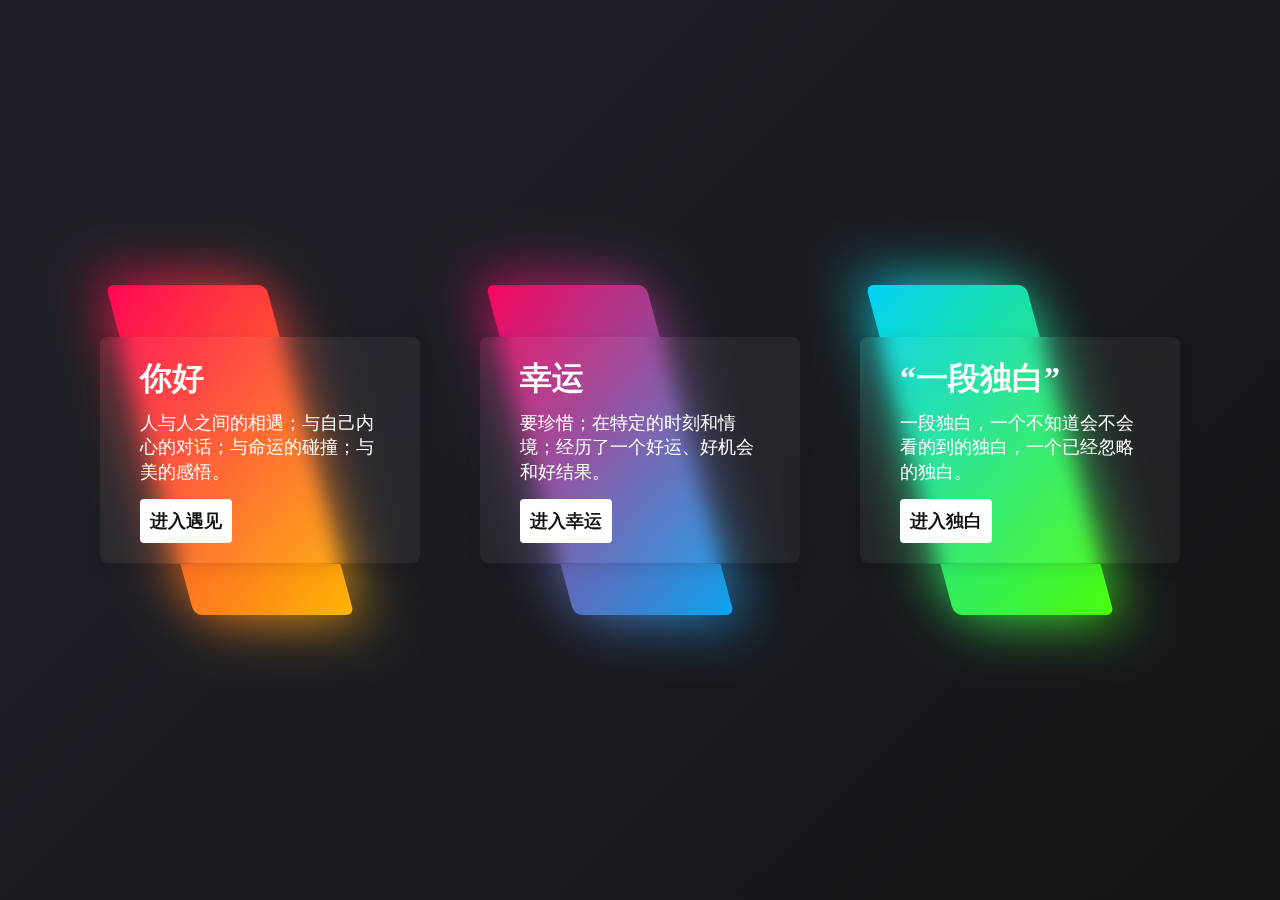
<file: index/index.html>
<!DOCTYPE html>
<html lang="en">
<head>
    <meta charset="UTF-8">
    <meta name="viewport" content="width=device-width, initial-scale=1.0">
    <title>“你好”“幸运”“独白”</title>
    <link rel="stylesheet" href="./css/style.css">
</head>
<body>
    <div class="container">
        <div class="box">
            <span></span>
            <div class="content">
                <h2>你好</h2>
                <p>人与人之间的相遇；与自己内心的对话；与命运的碰撞；与美的感悟。</p>
                <a href="https://shgmye.github.io/123/1/">进入遇见</a>
            </div>
        </div>

        <div class="box">
            <span></span>
            <div class="content">
              <h2>幸运</h2>
              <p>要珍惜；在特定的时刻和情境；经历了一个好运、好机会和好结果。</p>
              <a href="https://shgmye.github.io/123/2/">进入幸运</a>
            </div>
          </div>
          
          <div class="box">
            <span></span>
            <div class="content">
              <h2>“一段独白”</h2>
              <p>一段独白，一个不知道会不会看的到的独白，一个已经忽略的独白。</p>
              <a href="https://shgmye.github.io/123/3/">进入独白</a>
            </div>
          </div>

		
		
    </div>
</body>
</html>
</file>
<file: index/css/style.css>
*{
    margin: 0;
    padding: 0;
    box-sizing: border-box;
    font-family: consolas;
}

body{
    display: flex;
    justify-content: center;
    align-items: center;
    min-height: 100vh;
    background-color: #131417;
    background-image: linear-gradient(315deg, #131417 0%, #1e1f26 74%);
}

.container{
    display: flex;
    justify-content: center;
    align-items: center;
    flex-wrap: wrap;
    padding: 40px 0;
}

.box{
    position: relative;
    display: flex;
    width: 320px;
    height: 330px;
    justify-content: center;
    align-items: center;
    margin: 40px 30px;
    transition: 0.1s;
}

.content{
    position: relative;
    left: 0;
    padding: 20px 40px;
    color: #fff;
    background: rgba(255, 255, 255, 0.05);
    backdrop-filter: blur(10px);
    box-shadow: 0 5px 15px rgba(0, 0, 0, 0.1);
    border-radius: 8px;
    z-index: 1;
    transition: 0.5s;
}

.content h2{
    font-size: 2em;
    color: #fff;
    margin-bottom: 10px;
}

.content p{
    font-size: 1.1em;
    margin-bottom: 10px;
    line-height: 1.4em;
}

.content a{
    display: inline-block;
    font-size: 1.1em;
    color: #111;
    background: #fff;
    padding: 10px;
    border-radius: 4px;
    text-decoration: none;
    font-weight: 700;
    margin-top: 5px;
    transition: 0.6s;
}

.box:hover .content{
    left: -25px;
    padding: 60px 40px;
}

.content a:hover{
    background: #222;
    color: #fff;
    border-radius: 16px;
    box-shadow: 0 2px 15px #222;
}

.box::before{
    content: "";
    position: absolute;
    background: #fff;
    top: 0;
    left: 50px;
    width: 50%;
    height: 100%;
    text-decoration: none;
    border-radius: 8px;
    transform: skewX(15deg);
    transition: 0.5s;
}

.box::after{
    content: "";
    position: absolute;
    background: #fff;
    top: 0;
    left: 50px;
    width: 50%;
    height: 100%;
    border-radius: 8px;
    transform: skewX(15deg);
    filter: blur(30px);
    transition: 0.5s;
}

.box:hover::before,
.box:hover::after{
    transform: skewX(0deg);
    left: 20px;
    width: calc(100% - 90px);
}

.box:nth-child(1)::before,
.box:nth-child(1)::after{
    background: linear-gradient(315deg, #ffbc00, #ff0058);
}

.box:nth-child(2):before,
.box:nth-child(2):after{
    background: linear-gradient(315deg, #03a9f4, #ff0058);
}

.box:nth-child(3):before,
.box:nth-child(3):after{
    background: linear-gradient(315deg, #4dff03, #00d0ff);
}

.box span{
    display: block;
    position: absolute;
    top: 0;
    left: 0;
    right: 0;
    bottom: 0;
    z-index: 5;
    pointer-events: none;
}

.box span::before{
    content: "";
    position: absolute;
    background: rgba(255, 255, 255, 0.1);
    top: 0;
    left: 0;
    width: 0;
    height: 0;
    opacity: 0;
    transition: 0.3s;
    backdrop-filter: blur(10px);
    border-radius: 8px;
    box-shadow: 0 5px 15px rgba(0, 0, 0, 0.08);
    animation: animate 2s ease-in-out infinite;
}

.box:hover span::before{
    opacity: 1;
    top: -50px;
    left: 50px;
    width: 100px;
    height: 100px;
}

.box span::after{
    content: "";
    position: absolute;
    bottom: 0;
    right: 0;
    width: 100%;
    height: 100%;
    background: rgba(255, 255, 255, 0.1);
    opacity: 0;
    transition: 0.5s;
    backdrop-filter: blur(10px);
    border-radius: 8px;
    box-shadow: 0 5px 15px rgba(0, 0, 0, 0.08);
    animation: animate 2s ease-in-out infinite;
    animation-delay: -1s;
}

.box:hover span::after{
    bottom: -50px;
    right: 50px;
    width: 100px;
    height: 100px;
    opacity: 1;
}

@keyframes animate {
    0%,
    100%{
        transform: translateY(10px);
    }
    50%{
        transform: translate(-10px);
    }
}
</file>
